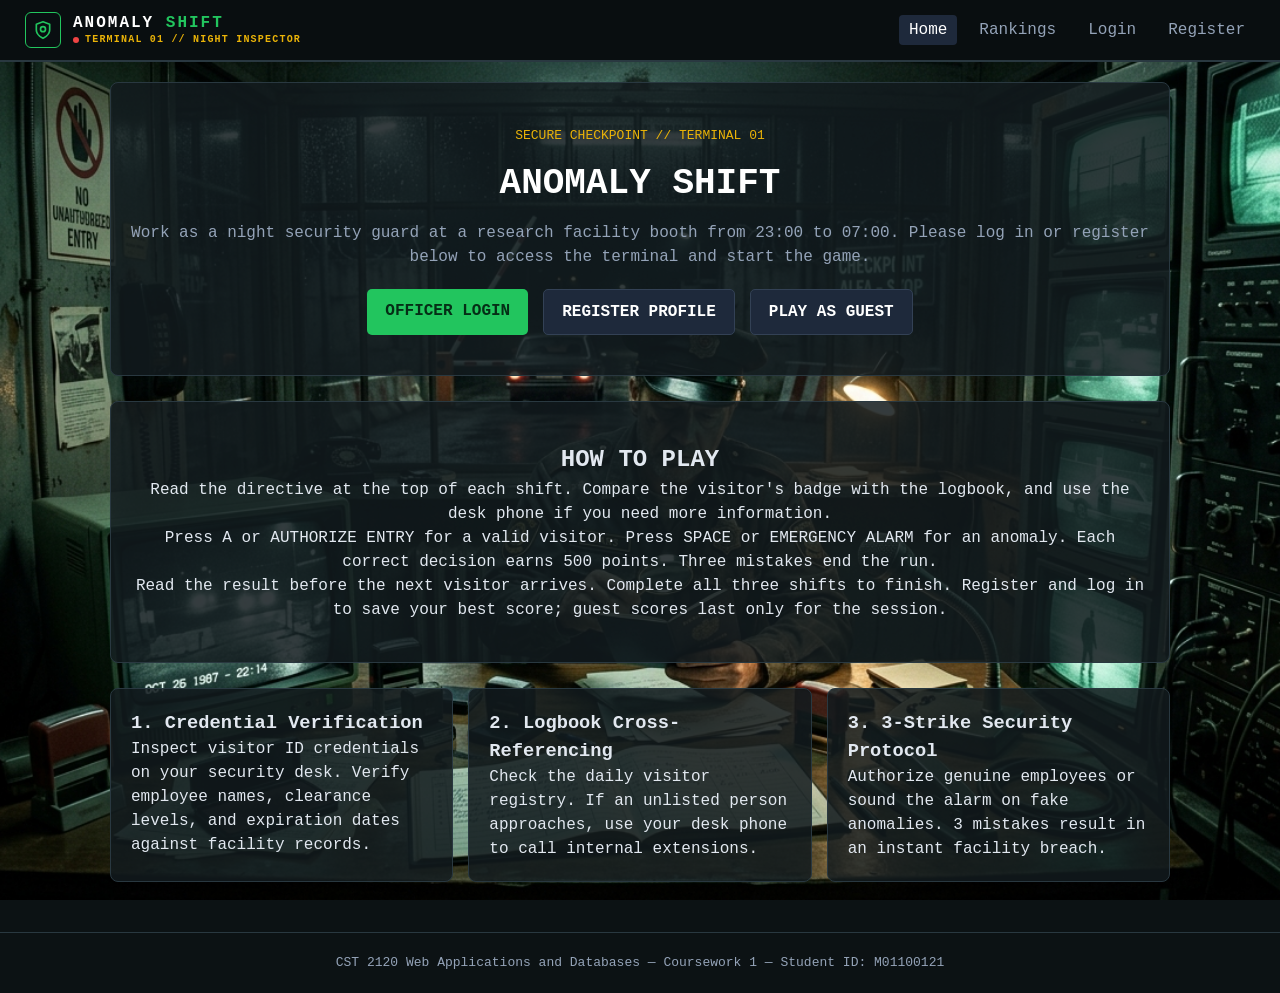
<file: index.html>
<!doctype html>
<html lang="en">
  <head>
    <meta charset="UTF-8">
    <meta name="viewport" content="width=device-width, initial-scale=1.0">
    <title>Anomaly Shift - Home</title>
    <link rel="icon" href="data:,">
    <link rel="stylesheet" href="css/style.css?v=2">
  </head>
  <body>
    <header class="top-navbar">
      <a href="index.html" class="brand-logo">
        <div class="brand-emblem">
          <img class="emblem-icon" src="assets/logo.svg" alt="">
        </div>
        <div class="brand-text">
          <span class="brand-title"
            >ANOMALY <span class="brand-highlight">SHIFT</span></span
          >
          <span class="brand-subtitle"
            ><span class="rec-dot"></span>TERMINAL 01 // NIGHT INSPECTOR</span
          >
        </div>
      </a>
      <nav>
        <ul class="nav-links">
          <li><a href="index.html" class="active">Home</a></li>
          <li id="nav-rankings"><a href="rankings.html">Rankings</a></li>
          <li id="nav-login"><a href="login.html">Login</a></li>
          <li id="nav-register"><a href="register.html">Register</a></li>
          <li id="nav-logout">
            <button type="button" class="nav-logout-btn">Logout</button>
          </li>
        </ul>
      </nav>
    </header>
    <main class="container">
      <div id="session-panel">
        <p class="session-text">
          CURRENT SESSION: <span id="session-username"></span>
        </p>
        <button type="button" class="btn btn-danger btn-logout">
          LOGOUT OFFICER
        </button>
      </div>

      <section class="hero-section">
        <span class="hero-badge">SECURE CHECKPOINT // TERMINAL 01</span>
        <h1 class="hero-title">ANOMALY SHIFT</h1>
        <p class="hero-subtitle" id="hero-welcome-msg">
          Work as a night security guard at a research facility booth from 23:00
          to 07:00. Inspect visitor credentials, cross-reference logbooks, and
          detect impostors before they enter.
        </p>

        <div class="hero-actions" id="hero-actions-auth">
          <a href="game.html" class="btn btn-primary">START GAME</a>
          <button type="button" class="btn btn-secondary btn-logout">
            LOGOUT
          </button>
        </div>

        <div class="hero-actions" id="hero-actions-guest">
          <a href="login.html" class="btn btn-primary">OFFICER LOGIN</a>
          <a href="register.html" class="btn btn-secondary">REGISTER PROFILE</a>
          <a href="game.html" id="hero-play-guest" class="btn btn-secondary btn-guest">PLAY AS GUEST</a>
        </div>
      </section>

      <section class="hero-section" aria-labelledby="how-to-play">
        <h2 id="how-to-play">HOW TO PLAY</h2>
        <p>Read the directive at the top of each shift. Compare the visitor's badge with the logbook, and use the desk phone if you need more information.</p>
        <p>Press A or AUTHORIZE ENTRY for a valid visitor. Press SPACE or EMERGENCY ALARM for an anomaly. Each correct decision earns 500 points. Three mistakes end the run.</p>
        <p>Read the result before the next visitor arrives. Complete all three shifts to finish. Register and log in to save your best score; guest scores last only for the session.</p>
      </section>

      <div class="feature-grid">
        <article class="feature-card">
          <h3>1. Credential Verification</h3>
          <p>
            Inspect visitor ID credentials on your security desk. Verify
            employee names, clearance levels, and expiration dates against
            facility records.
          </p>
        </article>
        <article class="feature-card">
          <h3>2. Logbook Cross-Referencing</h3>
          <p>
            Check the daily visitor registry. If an unlisted person approaches,
            use your desk phone to call internal extensions.
          </p>
        </article>
        <article class="feature-card">
          <h3>3. 3-Strike Security Protocol</h3>
          <p>
            Authorize genuine employees or sound the alarm on fake anomalies. 3
            mistakes result in an instant facility breach.
          </p>
        </article>
      </div>
    </main>

    <footer class="site-footer">
      <p>
        CST 2120 Web Applications and Databases &mdash; Coursework 1 &mdash;
        Student ID: M01100121
      </p>
    </footer>
    <script src="js/auth.js?v=3"></script>
    <script src="js/app.js"></script>
  </body>
</html>
</file>
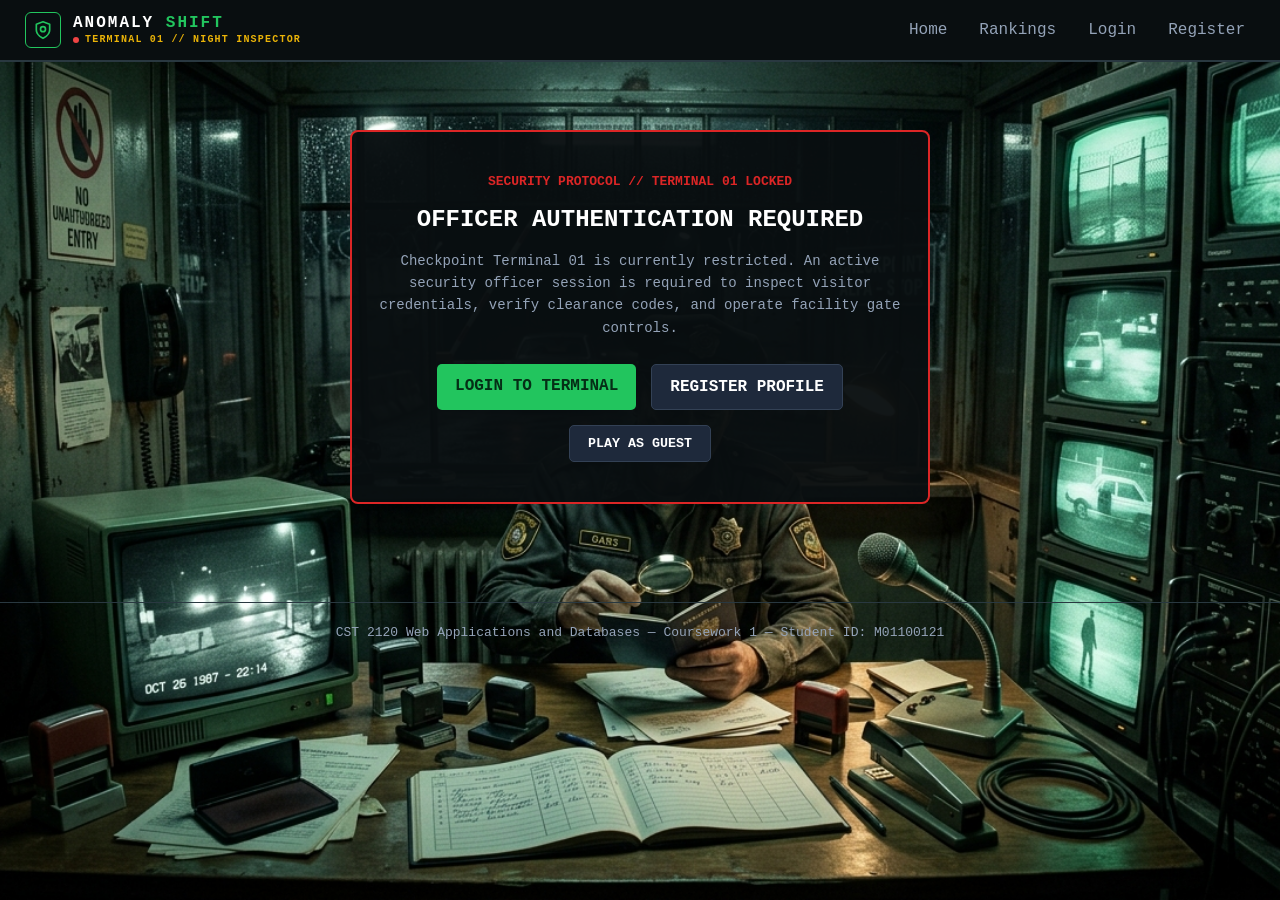
<file: game.html>
<!doctype html>
<html lang="en">
  <head>
    <meta charset="UTF-8">
    <meta name="viewport" content="width=device-width, initial-scale=1.0">
    <title>Anomaly Shift - Game</title>
    <link rel="icon" href="data:,">
    <link rel="stylesheet" href="css/style.css?v=2">
  </head>
  <body>
    <header class="top-navbar">
      <a href="index.html" class="brand-logo">
        <div class="brand-emblem">
          <img class="emblem-icon" src="assets/logo.svg" alt="">
        </div>
        <div class="brand-text">
          <span class="brand-title"
            >ANOMALY <span class="brand-highlight">SHIFT</span></span
          >
          <span class="brand-subtitle"
            ><span class="rec-dot"></span>TERMINAL 01 // NIGHT INSPECTOR</span
          >
        </div>
      </a>
      <nav>
        <ul class="nav-links">
          <li><a href="index.html">Home</a></li>
          <li id="nav-rankings"><a href="rankings.html">Rankings</a></li>
          <li id="nav-login"><a href="login.html">Login</a></li>
          <li id="nav-register"><a href="register.html">Register</a></li>
          <li id="nav-logout">
            <button type="button" class="nav-logout-btn">Logout</button>
          </li>
        </ul>
      </nav>
    </header>
    <main class="container">
      <section id="terminal-lockout" class="terminal-lockout">
        <div class="lockout-badge">SECURITY PROTOCOL // TERMINAL 01 LOCKED</div>
        <h1 class="lockout-title">OFFICER AUTHENTICATION REQUIRED</h1>
        <p class="lockout-msg">
          Checkpoint Terminal 01 is currently restricted. An active security
          officer session is required to inspect visitor credentials, verify
          clearance codes, and operate facility gate controls.
        </p>
        <div class="lockout-actions">
          <a href="login.html" class="btn btn-primary">LOGIN TO TERMINAL</a>
          <a href="register.html" class="btn btn-secondary">REGISTER PROFILE</a>
          <button type="button" id="lockout-guest-btn" class="btn btn-secondary btn-guest">
            PLAY AS GUEST
          </button>
        </div>
      </section>

      <div id="game-workstation">
        <header class="game-hud">
          <div class="hud-item">
            <span>SHIFT:</span>
            <span class="hud-value" id="hud-shift"
              >SHIFT 1 // 23:00 - 02:00</span
            >
          </div>
          <div class="hud-item">
            <span>OFFICER:</span>
            <span class="hud-value" id="hud-officer">OFFICER</span>
          </div>
          <div class="hud-item">
            <span>TIME:</span>
            <span class="hud-value" id="hud-clock">23:00</span>
          </div>
          <div class="hud-item">
            <span>VISITOR:</span>
            <span class="hud-value" id="hud-visitor-count">1 / 4</span>
          </div>
          <div class="hud-item">
            <span>STRIKES:</span>
            <div class="strikes-container" id="hud-strikes">
              <div class="strike-box">[ ]</div>
              <div class="strike-box">[ ]</div>
              <div class="strike-box">[ ]</div>
            </div>
          </div>
          <div class="hud-item">
            <span>SCORE:</span>
            <span class="hud-value" id="hud-score">0 PTS</span>
          </div>
        </header>

        <aside class="shift-directive" id="shift-directive">
          <span class="shift-directive-tag">DIRECTIVE:</span>
          <span id="shift-directive-text"
            >Verify badge expiration date against logbook year (2026). If
            expired, press [SPACE] Emergency Alarm. If valid, press [A]
            Authorize Entry.</span
          >
        </aside>

        <div class="observation-window">
          <div class="visitor-character">
            <div id="visitor-portrait" aria-hidden="true"></div>
            <div class="speech-bubble" id="visitor-dialogue">
              <p>
                <strong>Elias Voss:</strong> &ldquo;Night maintenance crew. Here
                to service the east ventilation unit.&rdquo;
              </p>
            </div>
          </div>
        </div>

        <div class="guard-desk">
          <div class="desk-card" id="desk-badge">
            <div class="card-badge-header">D.L.A. EMPLOYEE CREDENTIAL</div>
            <div class="photo-placeholder">PHOTO</div>
            <div class="card-field">
              <span class="card-field-label">NAME:</span>
              <span id="badge-name">Elias Voss</span>
            </div>
            <div class="card-field">
              <span class="card-field-label">ID#:</span>
              <span id="badge-id">DLA-7719</span>
            </div>
            <div class="card-field">
              <span class="card-field-label">DEPT:</span>
              <span id="badge-dept">Maintenance</span>
            </div>
            <div class="card-field">
              <span class="card-field-label">EXPIRY:</span>
              <span id="badge-expiry">11/08/2027</span>
            </div>
            <p class="badge-hint">
              * Inspect badge details against daily logbook
            </p>
          </div>

          <div class="desk-card" id="desk-logbook">
            <div class="card-badge-header">
              DAILY REGISTRY LOGBOOK &mdash; 17 OCT 2026
            </div>
            <table class="logbook-table">
              <thead>
                <tr>
                  <th>NAME</th>
                  <th>TIME</th>
                  <th>CLEARANCE</th>
                  <th>STATUS</th>
                </tr>
              </thead>
              <tbody id="logbook-tbody"></tbody>
            </table>
          </div>

          <aside class="phone-panel">
            <div class="card-badge-header phone-header">
              BELL // 61 DESK PHONE
            </div>
            <div class="phone-screen" id="phone-display">READY_</div>
            <div class="phone-numpad">
              <button type="button" data-digit="1" class="num-btn">1</button>
              <button type="button" data-digit="2" class="num-btn">2</button>
              <button type="button" data-digit="3" class="num-btn">3</button>
              <button type="button" data-digit="4" class="num-btn">4</button>
              <button type="button" data-digit="5" class="num-btn">5</button>
              <button type="button" data-digit="6" class="num-btn">6</button>
              <button type="button" data-digit="7" class="num-btn">7</button>
              <button type="button" data-digit="8" class="num-btn">8</button>
              <button type="button" data-digit="9" class="num-btn">9</button>
              <button type="button" data-action="clear" class="num-btn">
                *
              </button>
              <button type="button" data-digit="0" class="num-btn">0</button>
              <button type="button" data-action="clear" class="num-btn">
                #
              </button>
            </div>
            <div class="phone-directory">
              <p>Security: 100 | Admin: 204 | Medical: 311</p>
            </div>
          </aside>
        </div>

        <footer class="desk-actions">
          <div class="status-indicator">
            <span>GATE STATUS: </span>
            <strong id="gate-status" class="status-awaiting"
              >AWAITING CLEARANCE</strong
            >
          </div>
          <div class="actions-cluster">
            <button type="button" id="btn-alarm" class="btn btn-danger">
              [SPACE] EMERGENCY ALARM
            </button>
            <button type="button" id="btn-auth" class="btn btn-primary">
              [A] AUTHORIZE ENTRY
            </button>
            <button id="btn-restart" class="btn btn-secondary" type="button" hidden>Play again</button>
          </div>
        </footer>
      </div>
    </main>
    <footer class="site-footer">
      <p>
        CST 2120 Web Applications and Databases &mdash; Coursework 1 &mdash;
        Student ID: M01100121
      </p>
    </footer>
    <script src="js/auth.js?v=3"></script>
    <script src="js/app.js"></script>
    <script type="module" src="js/start.js"></script>
  </body>
</html>
</file>
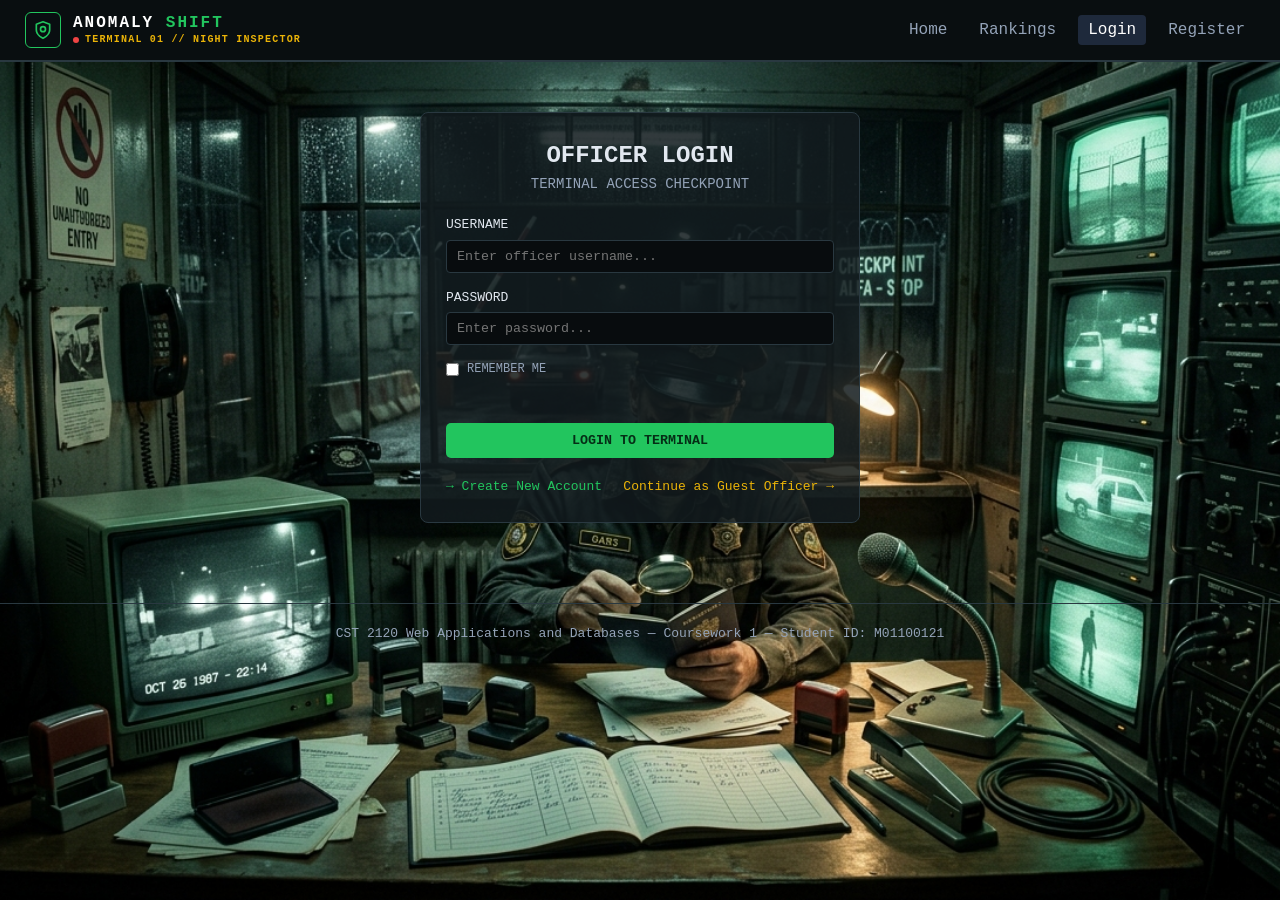
<file: login.html>
<!doctype html>
<html lang="en">
  <head>
    <meta charset="UTF-8">
    <meta name="viewport" content="width=device-width, initial-scale=1.0">
    <title>Anomaly Shift - Officer Login</title>
    <link rel="icon" href="data:,">
    <link rel="stylesheet" href="css/style.css?v=2">
  </head>
  <body>
    <header class="top-navbar">
      <a href="index.html" class="brand-logo">
        <div class="brand-emblem">
          <img class="emblem-icon" src="assets/logo.svg" alt="">
        </div>
        <div class="brand-text">
          <span class="brand-title"
            >ANOMALY <span class="brand-highlight">SHIFT</span></span
          >
          <span class="brand-subtitle"
            ><span class="rec-dot"></span>TERMINAL 01 // NIGHT INSPECTOR</span
          >
        </div>
      </a>
      <nav>
        <ul class="nav-links">
          <li><a href="index.html">Home</a></li>
          <li id="nav-rankings"><a href="rankings.html">Rankings</a></li>
          <li id="nav-login"><a href="login.html" class="active">Login</a></li>
          <li id="nav-register"><a href="register.html">Register</a></li>
          <li id="nav-logout">
            <button type="button" class="nav-logout-btn">Logout</button>
          </li>
        </ul>
      </nav>
    </header>
    <main class="container">
      <div id="session-panel">
        <p class="session-text">
          CURRENT SESSION: <span id="session-username"></span>
        </p>
        <button type="button" class="btn btn-danger btn-logout">
          LOGOUT OFFICER
        </button>
      </div>

      <section id="already-logged-in-panel" class="auth-box">
        <div class="auth-header">
          <h1>TERMINAL OCCUPIED</h1>
          <p class="auth-sub">OFFICER SESSION ACTIVE</p>
        </div>
        <div class="auth-footer-center">
          <p class="text-warning">
            Officer <strong id="logged-in-name"></strong> is currently logged in
            at Terminal 01.
          </p>
          <p class="hero-subtitle">
            You are already authenticated. Return to your shift or log out to
            switch accounts.
          </p>
          <div class="hero-actions">
            <a href="index.html" class="btn btn-primary">GO TO HOME</a>
            <button type="button" class="btn btn-danger btn-logout">
              LOGOUT OFFICER
            </button>
          </div>
        </div>
      </section>

      <section class="auth-box" id="login-auth-box">
        <div class="auth-header">
          <h1>OFFICER LOGIN</h1>
          <p class="auth-sub">TERMINAL ACCESS CHECKPOINT</p>
        </div>
        <div class="form-group">
          <label for="login-username" class="form-label">USERNAME</label>
          <input type="text" id="login-username" class="form-control" placeholder="Enter officer username...">
        </div>
        <div class="form-group">
          <label for="login-password" class="form-label">PASSWORD</label>
          <input type="password" id="login-password" class="form-control" placeholder="Enter password...">
        </div>

        <div class="form-group-checkbox">
          <input type="checkbox" id="login-remember">
          <label for="login-remember" class="remember-label"
            >REMEMBER ME</label
          >
        </div>

        <div id="login-msg"></div>
        <button type="button" id="btn-login" class="btn btn-primary btn-full">
          LOGIN TO TERMINAL
        </button>
        <div class="auth-footer-links">
          <a href="register.html" class="auth-link-register">&rarr; Create New Account</a>
          <a href="game.html" class="auth-link-guest btn-guest">Continue as Guest Officer &rarr;</a>
        </div>
      </section>
    </main>
    <footer class="site-footer">
      <p>
        CST 2120 Web Applications and Databases &mdash; Coursework 1 &mdash;
        Student ID: M01100121
      </p>
    </footer>
    <script src="js/auth.js?v=3"></script>
    <script src="js/app.js"></script>
  </body>
</html>
</file>
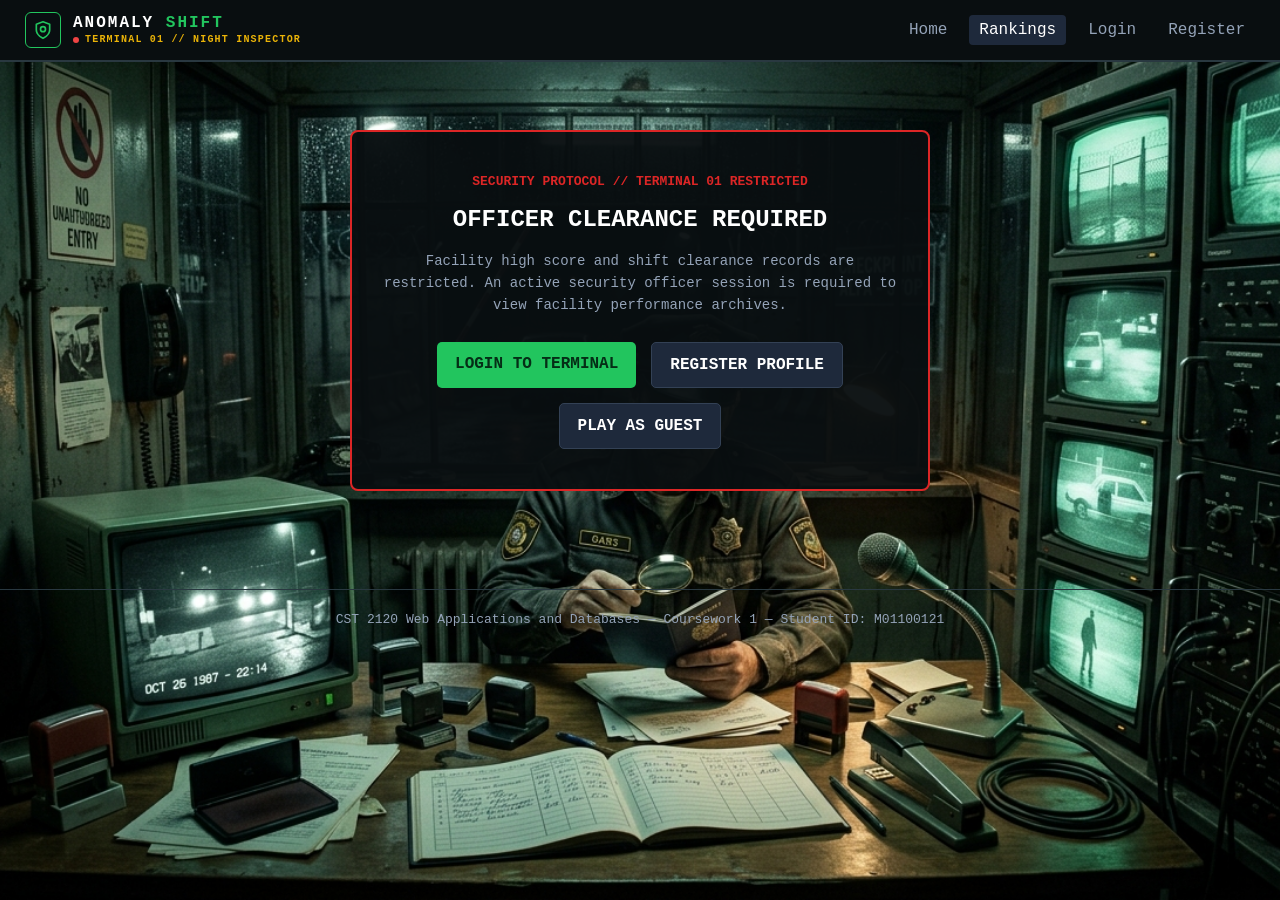
<file: rankings.html>
<!doctype html>
<html lang="en">
  <head>
    <meta charset="UTF-8">
    <meta name="viewport" content="width=device-width, initial-scale=1.0">
    <title>Anomaly Shift - Rankings</title>
    <link rel="icon" href="data:,">
    <link rel="stylesheet" href="css/style.css?v=2">
  </head>
  <body>
    <header class="top-navbar">
      <a href="index.html" class="brand-logo">
        <div class="brand-emblem">
          <img class="emblem-icon" src="assets/logo.svg" alt="">
        </div>
        <div class="brand-text">
          <span class="brand-title"
            >ANOMALY <span class="brand-highlight">SHIFT</span></span
          >
          <span class="brand-subtitle"
            ><span class="rec-dot"></span>TERMINAL 01 // NIGHT INSPECTOR</span
          >
        </div>
      </a>
      <nav>
        <ul class="nav-links">
          <li><a href="index.html">Home</a></li>
          <li id="nav-rankings">
            <a href="rankings.html" class="active">Rankings</a>
          </li>
          <li id="nav-login"><a href="login.html">Login</a></li>
          <li id="nav-register"><a href="register.html">Register</a></li>
          <li id="nav-logout">
            <button type="button" class="nav-logout-btn">Logout</button>
          </li>
        </ul>
      </nav>
    </header>
    <main class="container">
      <div id="session-panel">
        <p class="session-text">
          CURRENT SESSION: <span id="session-username"></span>
        </p>
        <button type="button" class="btn btn-danger btn-logout">
          LOGOUT OFFICER
        </button>
      </div>

      <section id="terminal-lockout" class="terminal-lockout">
        <div class="lockout-badge">
          SECURITY PROTOCOL // TERMINAL 01 RESTRICTED
        </div>
        <h2 class="lockout-title">OFFICER CLEARANCE REQUIRED</h2>
        <p class="lockout-msg">
          Facility high score and shift clearance records are restricted. An
          active security officer session is required to view facility
          performance archives.
        </p>
        <div class="lockout-actions">
          <a href="login.html" class="btn btn-primary">LOGIN TO TERMINAL</a>
          <a href="register.html" class="btn btn-secondary">REGISTER PROFILE</a>
          <a href="game.html" class="btn btn-secondary btn-guest">PLAY AS GUEST</a>
        </div>
      </section>
      <section id="rankings-content">
        <h1 class="rankings-title">OFFICERS OF THE MONTH</h1>
        <p class="rankings-subtitle">
          Current top security officers ranked by shift reached and inspection
          accuracy.
        </p>

        <div class="data-table-container">
          <table class="data-table">
            <thead>
              <tr>
                <th>RANK</th>
                <th>OFFICER HANDLE</th>
                <th>SHIFT REACHED</th>
                <th>ACCURACY RATE</th>
                <th>HIGH SCORE</th>
              </tr>
            </thead>
            <tbody id="rankings-tbody"></tbody>
          </table>
        </div>
      </section>
    </main>

    <footer class="site-footer">
      <p>
        CST 2120 Web Applications and Databases &mdash; Coursework 1 &mdash;
        Student ID: M01100121
      </p>
    </footer>
    <script src="js/auth.js?v=3"></script>
    <script src="js/app.js"></script>
  </body>
</html>
</file>
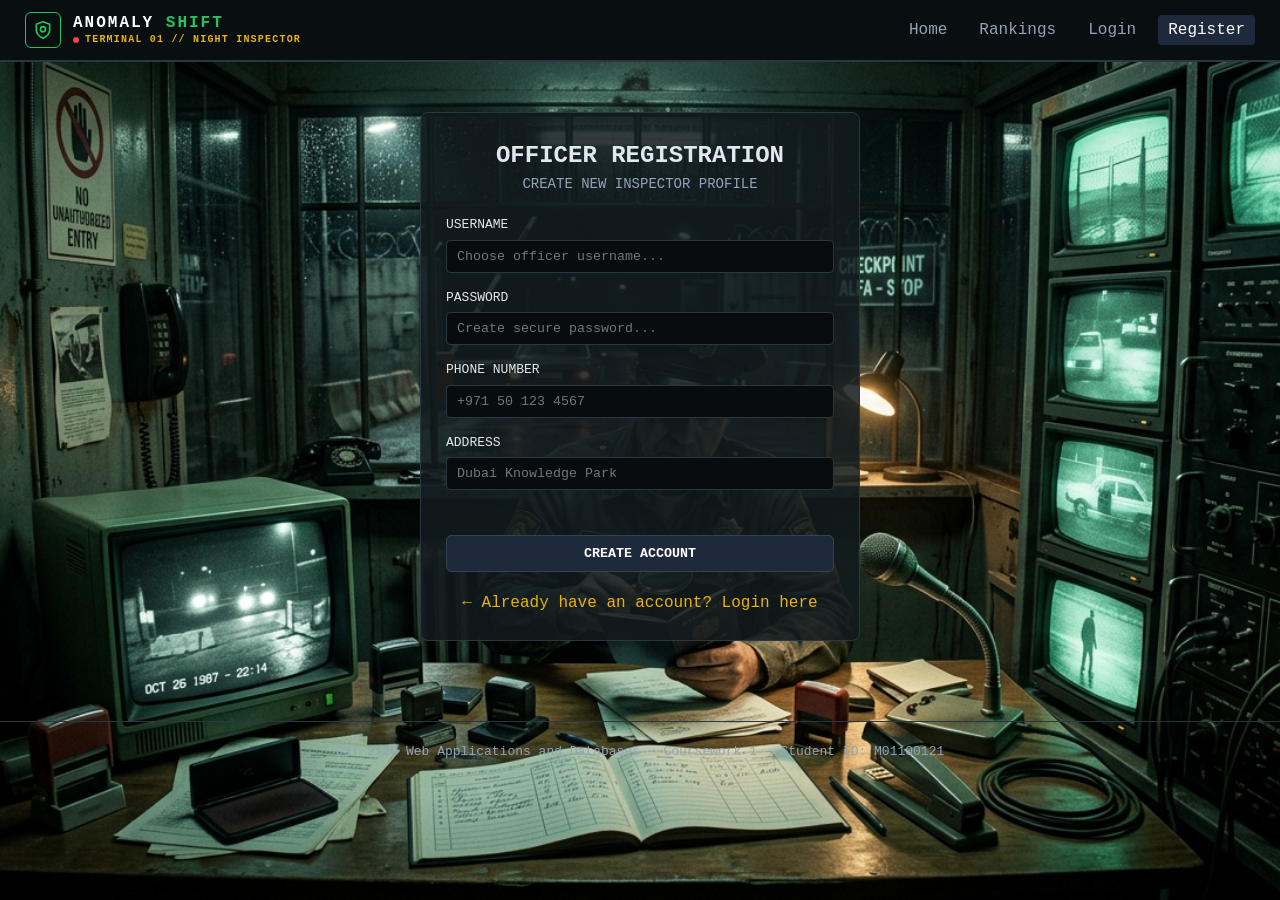
<file: register.html>
<!doctype html>
<html lang="en">
  <head>
    <meta charset="UTF-8">
    <meta name="viewport" content="width=device-width, initial-scale=1.0">
    <title>Anomaly Shift - Officer Registration</title>
    <link rel="icon" href="data:,">
    <link rel="stylesheet" href="css/style.css?v=2">
  </head>
  <body>
    <header class="top-navbar">
      <a href="index.html" class="brand-logo">
        <div class="brand-emblem">
          <img class="emblem-icon" src="assets/logo.svg" alt="">
        </div>
        <div class="brand-text">
          <span class="brand-title"
            >ANOMALY <span class="brand-highlight">SHIFT</span></span
          >
          <span class="brand-subtitle"
            ><span class="rec-dot"></span>TERMINAL 01 // NIGHT INSPECTOR</span
          >
        </div>
      </a>
      <nav>
        <ul class="nav-links">
          <li><a href="index.html">Home</a></li>
          <li id="nav-rankings"><a href="rankings.html">Rankings</a></li>
          <li id="nav-login"><a href="login.html">Login</a></li>
          <li id="nav-register">
            <a href="register.html" class="active">Register</a>
          </li>
          <li id="nav-logout">
            <button type="button" class="nav-logout-btn">Logout</button>
          </li>
        </ul>
      </nav>
    </header>
    <main class="container">
      <div id="session-panel">
        <p class="session-text">
          CURRENT SESSION: <span id="session-username"></span>
        </p>
        <button type="button" class="btn btn-danger btn-logout">
          LOGOUT OFFICER
        </button>
      </div>

      <section id="register-already-logged-in" class="auth-box">
        <div class="auth-header">
          <h1>TERMINAL OCCUPIED</h1>
          <p class="auth-sub">OFFICER SESSION ACTIVE</p>
        </div>
        <div class="auth-footer-center">
          <p class="text-warning">
            Officer <strong id="reg-logged-in-name"></strong> is currently
            registered and logged in.
          </p>
          <p class="hero-subtitle">
            You already have an active profile. Return to your shift or log out
            to create a new profile.
          </p>
          <div class="hero-actions">
            <a href="index.html" class="btn btn-primary">GO TO HOME</a>
            <button type="button" class="btn btn-danger btn-logout">
              LOGOUT OFFICER
            </button>
          </div>
        </div>
      </section>

      <section class="auth-box" id="register-auth-box">
        <div class="auth-header">
          <h1>OFFICER REGISTRATION</h1>
          <p class="auth-sub">CREATE NEW INSPECTOR PROFILE</p>
        </div>
        <div class="form-group">
          <label for="reg-username" class="form-label">USERNAME</label>
          <input type="text" id="reg-username" class="form-control" placeholder="Choose officer username...">
        </div>

        <div class="form-group">
          <label for="reg-password" class="form-label">PASSWORD</label>
          <input type="password" id="reg-password" class="form-control" placeholder="Create secure password...">
        </div>

        <div class="form-group">
          <label for="reg-phone" class="form-label">PHONE NUMBER</label>
          <input type="tel" id="reg-phone" class="form-control" placeholder="+971 50 123 4567">
        </div>

        <div class="form-group">
          <label for="reg-address" class="form-label">ADDRESS</label>
          <input type="text" id="reg-address" class="form-control" placeholder="Dubai Knowledge Park">
        </div>

        <div id="reg-msg"></div>

        <button type="button" id="btn-register" class="btn btn-secondary btn-full">
          CREATE ACCOUNT
        </button>

        <div class="auth-footer-center">
          <a href="login.html" class="auth-link-login">&larr; Already have an account? Login here</a>
        </div>
      </section>
    </main>

    <footer class="site-footer">
      <p>
        CST 2120 Web Applications and Databases &mdash; Coursework 1 &mdash;
        Student ID: M01100121
      </p>
    </footer>
    <script src="js/auth.js?v=3"></script>
    <script src="js/app.js"></script>
  </body>
</html>
</file>
<file: css/style.css>
/* Universal reset and body styling */
* {
  box-sizing: border-box;
  margin: 0;
  padding: 0;
}
body {
  background-color: #0c1214;
  background-image: url("../assets/surveillance_bg.jpg");
  background-size: cover;
  background-attachment: fixed;
  background-position: center;
  color: #e2e8f0;
  font-family: Arial, Helvetica, sans-serif;
  line-height: 1.5;
  min-height: 100vh;
}
/* Terminal text */
body, button, input {
  font-family: "Courier New", Courier, monospace;
}
.container {
  max-width: 1100px;
  margin: 0 auto;
  padding: 20px;
}
/* Top navigation bar using CSS grid */
.top-navbar {
  background-color: #090e10;
  border-bottom: 2px solid #293840;
  padding: 12px 25px;
  display: grid;
  grid-template-columns: 1fr auto;
  align-items: center;
}
.brand-logo {
  display: flex;
  align-items: center;
  gap: 12px;
  text-decoration: none;
  color: #ffffff;
  font-weight: bold;
}
.brand-emblem {
  width: 36px;
  height: 36px;
  background: #090e11;
  border: 1.5px solid #22c55e;
  border-radius: 6px;
  display: flex;
  align-items: center;
  justify-content: center;
  flex-shrink: 0;
}
.emblem-icon {
  width: 20px;
  height: 20px;
  color: #22c55e;
}
.brand-text {
  display: flex;
  flex-direction: column;
  gap: 2px;
  text-align: left;
}
.brand-title {
  font-size: 16px;
  font-weight: 800;
  letter-spacing: 2px;
  color: #ffffff;
  line-height: 1.1;
}
.brand-highlight {
  color: #22c55e;
}
.brand-subtitle {
  color: #eab308;
  font-size: 10px;
  letter-spacing: 1.2px;
  display: flex;
  align-items: center;
  gap: 6px;
  margin-left: 0;
  line-height: 1.1;
}
.rec-dot {
  width: 6px;
  height: 6px;
  background-color: #ef4444;
  border-radius: 50%;
  display: inline-block;
}
.nav-links {
  list-style: none;
  display: flex;
  align-items: center;
  gap: 12px;
}
.nav-links a {
  color: #94a3b8;
  text-decoration: none;
  padding: 6px 10px;
}
.nav-links a:hover,
.nav-links a.active {
  color: #ffffff;
  background-color: #1e293b;
  border-radius: 4px;
}
.nav-links .btn-nav-primary {
  background-color: #22c55e;
  color: #052e16;
  font-weight: bold;
  border-radius: 4px;
}
#nav-logout {
  display: none;
}
.nav-logout-btn {
  background: transparent;
  border: 1px solid #dc2626;
  color: #dc2626;
  font-size: 13px;
  cursor: pointer;
  padding: 5px 12px;
  border-radius: 4px;
}
.nav-logout-btn:hover {
  background-color: #dc2626;
  color: #ffffff;
}
/* Reusable button classes */
.btn {
  padding: 10px 18px;
  border: none;
  border-radius: 5px;
  font-weight: bold;
  cursor: pointer;
  text-decoration: none;
  display: inline-block;
  text-align: center;
}
.btn:hover {
  opacity: 0.9;
}
.btn-primary {
  background-color: #22c55e;
  color: #052e16;
}
.btn-secondary {
  background-color: #1e293b;
  color: #ffffff;
  border: 1px solid #334155;
}
.btn-danger {
  background-color: #dc2626;
  color: #ffffff;
}
.btn-full {
  width: 100%;
}
/* Common panel styling and home page layout */
.hero-section,
.feature-card,
.auth-box,
.data-table-container {
  background-color: rgba(18, 26, 30, 0.85);
  border: 1px solid #293840;
  border-radius: 8px;
}
.hero-section {
  padding: 40px 20px;
  text-align: center;
  margin-bottom: 25px;
}
.hero-badge {
  color: #eab308;
  font-size: 13px;
}
.hero-title {
  font-size: 36px;
  margin: 10px 0;
  color: #ffffff;
}
.hero-subtitle {
  color: #94a3b8;
  margin-bottom: 20px;
}
.hero-actions,
.lockout-actions {
  display: flex;
  justify-content: center;
  gap: 15px;
  flex-wrap: wrap;
}
#hero-actions-auth {
  display: none;
}
/* Feature cards in a 3-column CSS Grid */
.feature-grid {
  display: grid;
  grid-template-columns: 1fr 1fr 1fr;
  gap: 15px;
}
.feature-card {
  padding: 20px;
}
/* User session indicator and security lockout gate */
#session-panel {
  display: none;
  max-width: 440px;
  margin: 0 auto 1.5rem;
  background-color: rgba(9, 14, 16, 0.95);
  border: 1px solid #22c55e;
  padding: 15px 20px;
  border-radius: 8px;
  text-align: center;
}
/* Terminal lockout for unauthenticated access */
.terminal-lockout {
  display: none;
  background-color: rgba(9, 14, 16, 0.96);
  border: 2px solid #dc2626;
  border-radius: 8px;
  padding: 40px 25px;
  text-align: center;
  max-width: 580px;
  margin: 3rem auto;
}
.lockout-badge {
  color: #dc2626;
  font-size: 13px;
  font-weight: bold;
  margin-bottom: 10px;
}
.lockout-title {
  font-size: 24px;
  color: #ffffff;
  margin-bottom: 12px;
}
.lockout-msg {
  color: #94a3b8;
  font-size: 14px;
  margin-bottom: 25px;
  line-height: 1.6;
}
#already-logged-in-panel,
#register-already-logged-in {
  display: none;
}
/* Login and registration form styling */
.auth-box {
  max-width: 440px;
  margin: 30px auto;
  padding: 25px;
}
.auth-header h1 {
  font-size: 1.5em;
}
.auth-header {
  text-align: center;
  margin-bottom: 20px;
}
.auth-sub {
  color: #94a3b8;
  font-size: 14px;
}
.form-group {
  margin-bottom: 15px;
}
.form-group-checkbox {
  display: flex;
  align-items: center;
  gap: 8px;
  margin-bottom: 15px;
}
.form-label {
  display: block;
  font-size: 13px;
  margin-bottom: 5px;
  color: #e2e8f0;
}
.form-control {
  width: 100%;
  padding: 8px 10px;
  background-color: #080c0e;
  border: 1px solid #293840;
  color: #ffffff;
  border-radius: 4px;
}
.form-control:focus {
  border-color: #22c55e;
  outline: none;
}
.remember-label {
  font-size: 12px;
  color: #94a3b8;
  cursor: pointer;
}
#login-msg,
#reg-msg {
  font-size: 12px;
  margin-bottom: 12px;
  min-height: 18px;
}
.auth-footer-links {
  display: flex;
  justify-content: space-between;
  margin-top: 1.2rem;
  font-size: 13px;
}
.auth-footer-center {
  text-align: center;
  margin-top: 1.2rem;
}
.auth-link-register,
.auth-link-guest,
.auth-link-login {
  color: #eab308;
  text-decoration: none;
}
.auth-link-register {
  color: #22c55e;
}
/* Game HUD and shift directive alert */
.game-hud {
  background-color: #090e10;
  border: 1px solid #293840;
  padding: 10px 20px;
  display: flex;
  justify-content: space-between;
  font-size: 14px;
}
.hud-item {
  display: flex;
  align-items: center;
  gap: 6px;
}
.hud-value,
.hud-shift {
  color: #eab308;
  font-weight: bold;
}
.hud-officer {
  color: #22c55e;
}
.strikes-container {
  display: flex;
  gap: 5px;
}
.strike-box {
  color: #22c55e;
  font-weight: bold;
}
.shift-directive {
  background-color: rgba(14, 20, 23, 0.95);
  border: 1px solid #293840;
  border-left: 4px solid #eab308;
  padding: 10px 16px;
  font-size: 13px;
  color: #e2e8f0;
  margin-bottom: 12px;
  display: flex;
  align-items: center;
  gap: 8px;
}
.shift-directive-tag {
  color: #eab308;
  font-weight: bold;
}
/* Surveillance observation window */
.observation-window {
  background-color: #080c0e;
  border: 1px solid #293840;
  padding: 15px;
  display: flex;
  flex-direction: column;
  align-items: center;
  justify-content: center;
  gap: 12px;
  min-height: 220px;
}

/* Phaser surveillance viewport */
.surveillance-viewport {
  width: 620px;
  max-width: 100%;
  height: 180px;
  background-color: #050809;
  border: 1px solid #1e293b;
  border-radius: 4px;
  overflow: hidden;
  display: flex;
  justify-content: center;
  align-items: center;
}
.surveillance-viewport canvas {
  display: block;
  max-width: 100%;
  height: auto;
}

/* Visitor SVG sprite sheet */
.visitor-character {
  text-align: center;
}
.visitor-sprite {
  display: block;
  width: 96px;
  height: 117px;
  margin: 0 auto 8px;
  background-size: 300% 100%;
  background-position: 100% 0;
  background-repeat: no-repeat;
  animation: present-badge 1.2s steps(2, end);
}
@keyframes present-badge { from { background-position: 0 0; } to { background-position: 100% 0; } }
.speech-bubble {
  background-color: #f4eedb;
  color: #1a1a1a;
  padding: 10px 15px;
  border-radius: 5px;
  font-size: 14px;
  max-width: 500px;
  text-align: center;
}
.speech-bubble .text-warning,
.speech-bubble .text-success,
.speech-bubble .text-danger {
  color: #991b1b;
  font-weight: 600;
}
/* Guard inspection desk (3-column CSS Grid) */
.guard-desk {
  background-color: rgba(24, 34, 38, 0.95);
  border: 1px solid #293840;
  padding: 20px;
  display: grid;
  grid-template-columns: 280px 1fr 240px;
  gap: 15px;
}
.guard-desk.shift-amber {
  border-color: #eab308;
}
.guard-desk.shift-red {
  border-color: #dc2626;
}
/* Visitor ID badge card */
.desk-card {
  background-color: #f4eedb;
  color: #1a1a1a;
  padding: 15px;
  border-radius: 4px;
  font-size: 13px;
}
.card-badge-header {
  font-weight: bold;
  border-bottom: 2px solid #333333;
  margin-bottom: 10px;
  padding-bottom: 5px;
}
.photo-placeholder {
  width: 60px;
  height: 70px;
  background-color: #cccccc;
  display: flex;
  align-items: center;
  justify-content: center;
  margin-bottom: 10px;
  color: #555555;
}
.card-field {
  margin-bottom: 5px;
}
/* Desk telephone panel and keypad */
.phone-panel {
  background-color: #0f1618;
  border: 1px solid #293840;
  padding: 15px;
  border-radius: 5px;
}
.phone-header {
  color: #ffffff;
  border-bottom: 1px solid #293840;
  padding-bottom: 6px;
  margin-bottom: 10px;
}
.phone-screen {
  background-color: #05080a;
  color: #22c55e;
  padding: 8px;
  margin-bottom: 10px;
  text-align: center;
}
.phone-numpad {
  display: grid;
  grid-template-columns: 1fr 1fr 1fr;
  gap: 5px;
  margin-bottom: 10px;
}
.num-btn {
  background-color: #1a252a;
  border: 1px solid #293840;
  color: #ffffff;
  padding: 8px;
  cursor: pointer;
  border-radius: 3px;
}
.num-btn:hover {
  background-color: #293840;
}
.phone-directory {
  font-size: 11px;
  color: #cbd5e1;
  font-weight: 500;
  text-align: center;
}
/* Desk action buttons */
.desk-actions {
  background-color: #090e10;
  border: 1px solid #293840;
  border-top: none;
  padding: 15px 20px;
  display: flex;
  justify-content: space-between;
  align-items: center;
}
.status-indicator {
  font-size: 14px;
}
.status-awaiting {
  color: #eab308;
}
.actions-cluster {
  display: flex;
  gap: 12px;
}
/* Table styling for logbook and rankings */
table {
  width: 100%;
  border-collapse: collapse;
  margin-top: 10px;
  font-size: 14px;
}
th,
td {
  border: 1px solid #293840;
  padding: 10px;
  text-align: left;
}
th {
  background-color: #090e10;
  color: #eab308;
}
/* Desk logbook table */
#desk-logbook {
  overflow-x: auto;
}
.logbook-table {
  width: 100%;
  min-width: 320px;
  border-collapse: collapse;
}
.logbook-table th,
.logbook-table td {
  border-color: #b5ac8f;
  padding: 8px 10px;
  font-size: 13px;
  color: #111827;
  font-weight: 600;
  letter-spacing: 0.5px;
}
.logbook-table th {
  background-color: #d8ceb0;
  color: #030712;
  font-weight: 800;
}
/* High scores rankings page */
.rankings-title {
  font-size: 32px;
  margin-bottom: 8px;
  color: #ffffff;
}
.rankings-subtitle {
  color: #94a3b8;
  font-size: 15px;
  margin-bottom: 20px;
}
.data-table-container {
  padding: 15px;
  overflow-x: auto;
}
.rank-badge,
.score-gold {
  color: #22c55e;
  font-weight: bold;
}
.rankings-empty {
  text-align: center;
  color: #94a3b8;
  padding: 20px;
}
/* Feedback message colors */
.text-success {
  color: #22c55e;
}
.text-danger {
  color: #dc2626;
}
.text-warning {
  color: #eab308;
}
/* Footer and mobile responsive design */
.site-footer {
  text-align: center;
  padding: 20px;
  font-size: 13px;
  color: #94a3b8;
  border-top: 1px solid #293840;
  margin-top: 30px;
}
/* Mobile and tablet layout adjustments */
@media (max-width: 850px) {
  .top-navbar {
    grid-template-columns: 1fr;
    gap: 10px;
    text-align: center;
  }
  .brand-logo {
    justify-content: center;
  }
  .nav-links {
    justify-content: center;
    flex-wrap: wrap;
  }
  .game-hud {
    flex-wrap: wrap;
    gap: 10px;
    justify-content: center;
    font-size: 13px;
    padding: 10px;
  }
  .hud-item {
    padding: 2px 6px;
  }
  .feature-grid,
  .guard-desk {
    grid-template-columns: 1fr;
  }
  .desk-actions {
    flex-direction: column;
    gap: 12px;
  }
  .actions-cluster {
    width: 100%;
    flex-direction: column;
  }
  .actions-cluster .btn {
    width: 100%;
  }
}
@media (max-width: 600px) {
  .game-hud {
    display: grid;
    grid-template-columns: 1fr 1fr;
    gap: 8px 12px;
    text-align: left;
    font-size: 12px;
  }
  .hud-item {
    justify-content: flex-start;
  }
  .top-navbar {
    padding: 10px 14px;
  }
  .container {
    padding: 10px;
  }
  .observation-window {
    padding: 10px;
    min-height: 180px;
  }
}
button[hidden] { display: none; }
</file>
